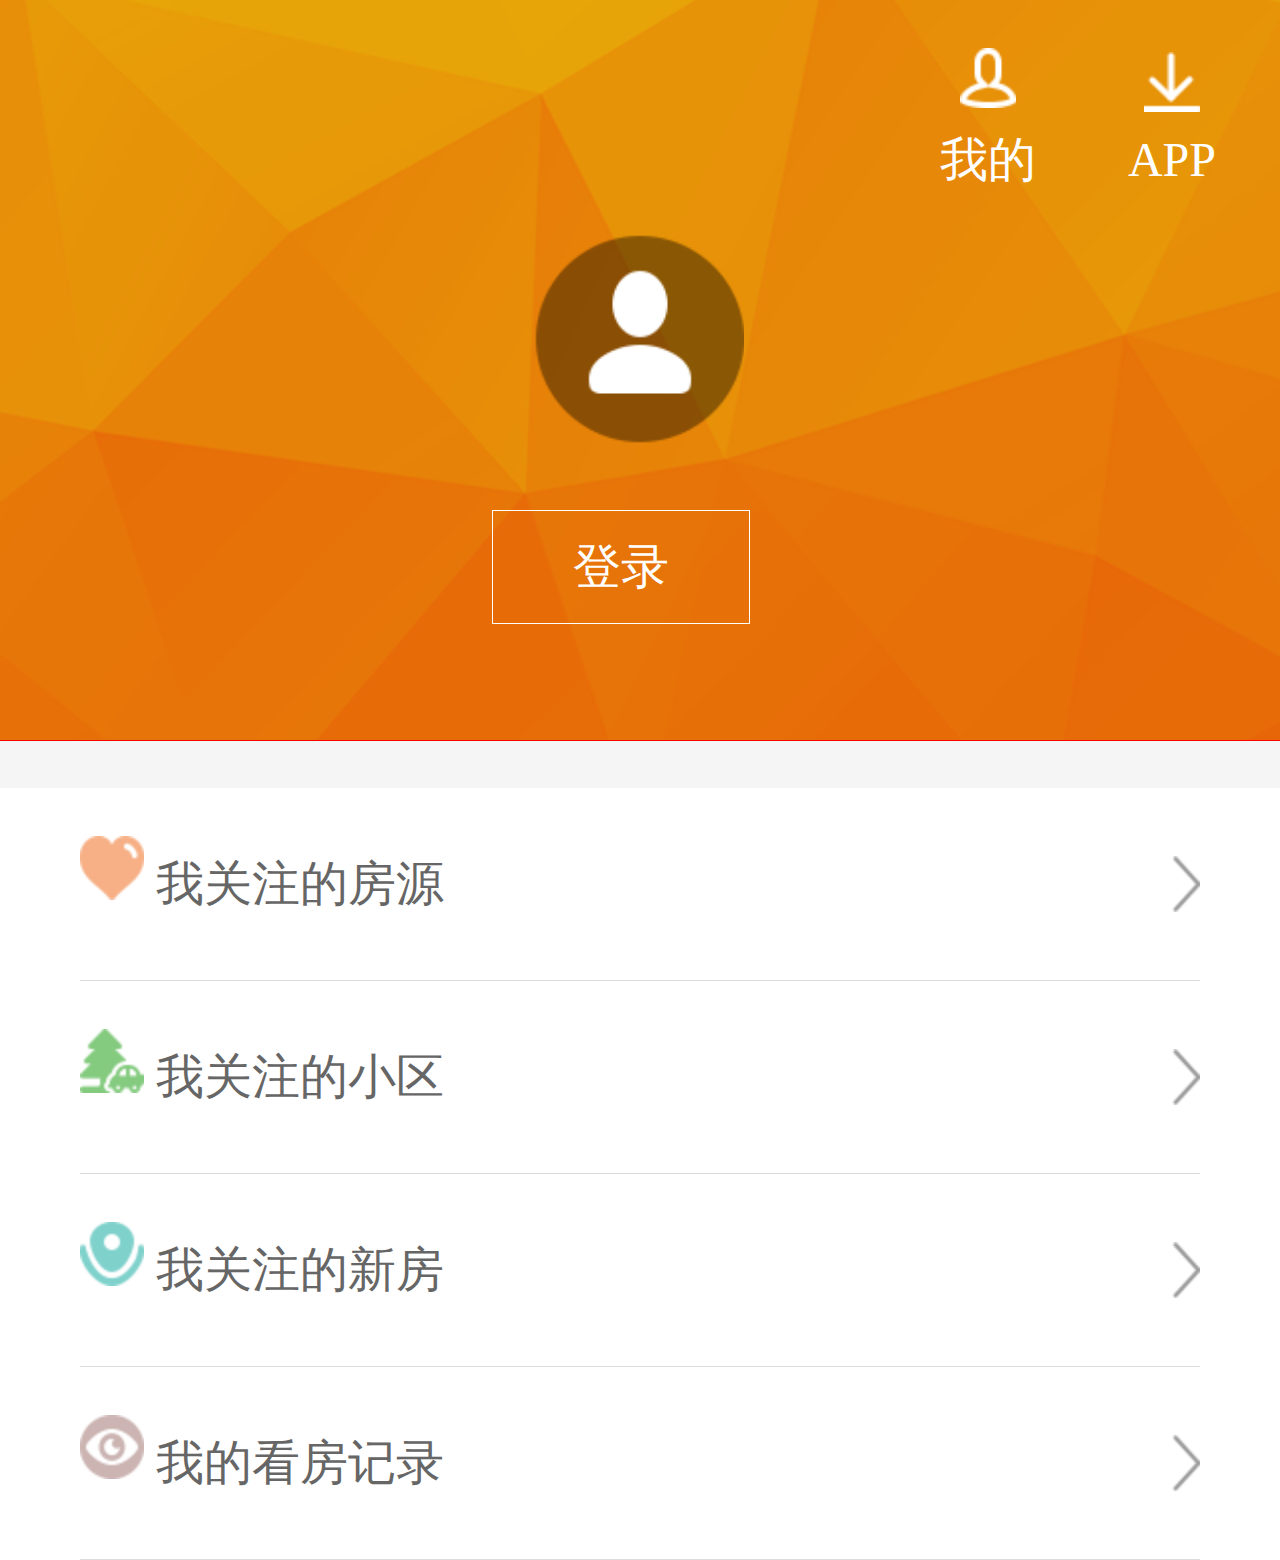
<file: myyemian.html>
<!DOCTYPE html>
<html lang="en">

<head>
    <meta charset="UTF-8">
    <meta http-equiv="X-UA-Compatible" content="IE=edge">
    <meta name="viewport" content="width=device-width, initial-scale=1.0">
    <title>我的页面</title>
    <link rel="stylesheet" href="./css/tongyong.css">
    <link rel="stylesheet" href="./css/my.css">
</head>

<body>
    <!--头部-->
    <section class="head">
        <img class="bg" src="image/my/bg1.png" alt="" />
        <div class="downList">
            <a href="#">我的</a>
            <a href="#">APP</a>
        </div>
        <img class="logo" src="image/my/urse2.png" alt="" />
        <a class="login" href="#">登录</a>
    </section>

    <section class="userList">
        <ul>
            <li>
                <img src="image/my/icon1.png" alt="" />
                <a href="#">我关注的房源</a>
            </li>
            <li>
                <img src="image/my/icon2.png" alt="" />
                <a href="#">我关注的小区</a>
            </li>
            <li>
                <img src="image/my/icon3.png" alt="" />
                <a href="#">我关注的新房</a>
            </li>
            <li>
                <img src="image/my/icon4.png" alt="" />
                <a href="#">我的看房记录</a>
            </li>
        </ul>
    </section>
</body>

</html>
<script src="./js/rem.js"></script>
</file>
<file: css/tongyong.css>
*{
    margin: 0;
    padding: 0;
}
li{
    list-style: none;
}
input{
    outline: none;
}
a{
    text-decoration: none;
    color: #666666;
}
html{
    font-size: 100px;
}
body{
    background: #f5f5f5;
    font-size: 0.12rem;
}
header {
    height: 0.42rem;
    background: #ff8a00;
    display: flex;
    justify-content: space-around;
    align-items: center;
}

header h1 {
    font-size: 0;
}

header h1 img {
    width: 1rem;
    height: 0.34rem;
}

header .icon {
    font-size: 0;
}
header .icon img {
    width: 0.23rem;
    height: 0.29rem;
    margin-left: 0.2rem;
}
/* 版权底部 6个页面有 */
.tyfoot{
    background: #2f3130;
    color: #939494;
    padding: 0 0.15rem;
}
.tyfoot h2{
    font-size: 0.14rem;
    height: 0.4rem;
    line-height: 0.4rem;
    border-bottom: 1px solid #3e403f;
}
.tyfoot .content{
    padding: 0.15rem 0;
}
.tyfoot ul{
    display: flex;
}
.tyfoot li{
    flex: 1;
    text-align: center;
    display: flex;
    justify-items: center;
}
.tyfoot li img{
    width: 0.18rem;
    height: 0.21rem;
    margin-right: 0.16rem;
    margin-left: 0.1rem;
}
.tyfoot .text{
    margin-top: 0.16rem;
}
.tyfoot p{
    font-size: 0.12rem;
}
.tyfoot .text p{
    line-height: 0.18rem;
    text-align: center;

}
</file>
<file: css/my.css>
body{
    background: #f5f5f5;
}
.head{
    outline: 1px solid red;
    position: relative;
}
.head .bg{
    width: 100%;
    vertical-align: top;
}
.downList{
    position: absolute;
    top: 0.12rem;
    right: 0.16rem;

}
.downList a{
    color: #ffffff;
    margin-left: 0.2rem;
    height: 0.32rem;
    display: inline-block;
    padding-top: 0.2rem;
    box-sizing: border-box;
    text-align: center;
}
.downList a:first-of-type{
    background: url("../image/my/urse.png") center 0 no-repeat;
    background-size: 0.14rem 0.15rem;
}
.downList a:last-of-type{
    background: url("../image/my/down.png") center 0 no-repeat;
    background-size: 0.14rem 0.15rem;
}
.head .logo{
    width: 0.53rem;
    height: 0.53rem;
    position: absolute;
    left: 1.33rem;
    top: 0.58rem;
}
.head .login{
    position: absolute;
    left: 1.23rem;
    bottom: 0.29rem;
    color: #ffffff;
    border: 1px solid #ffffff;
    padding: 0.06rem 0.2rem;
}
.userList{
    margin-top: 0.12rem;
     background: #ffffff;
    padding: 0 0.2rem;
}
.userList li{
    height: 0.48rem;
    line-height: 0.48rem;
    border-bottom: 1px solid #dcdcdc;
    background: url("../image/my/right.png") right center no-repeat;
    background-size:0.07rem 0.14rem ;

}
.userList img{
    width: 0.16rem;
    height: 0.16rem;
}

.rentalAddr{
    height: 0.36rem;
    line-height: 0.36rem;
    background: #ffffff;
    border-bottom: 1px solid #c5c5c5;
    padding-left: 0.15rem;
}




/*我的登录页面*/
.ueserLogin{
    width: 100%;
    height: 1.4rem;
    background: url("../image/my/bg2.png") 0 0 no-repeat;
    background-size: contain;
}
.ueserLogin .ueser{
    width: 0.54rem;
    height: 0.54rem;
    margin-left: 1.33rem;
    margin-top: 0.18rem;
}
.ueserLogin p{
    text-align: center;
    margin-top: 0.28rem;
    color: #ffffff;
}
.myLoginList{
    background: #ffffff;
    border-bottom: 1px solid #dcdcdc;

}
.myLoginList li a{
    display: block;
    height: 0.43rem;
    line-height: 0.43rem;
    border-bottom: 1px solid #dcdcdc;
    background: url("../image/my/right.png") right center no-repeat;
    background-size: 0.07rem 0.14rem;
    margin-right: 0.24rem;
    margin-left: 0.14rem;
}
.myLoginList li:last-of-type a{
    border-bottom: none;
}
.loginBtn{
    display: inline-block;
    width: 2.99rem;
    height: 0.38rem;
    background: #ffffff;
    color: #ff8a00;
    border: 1px solid #dcdcdc;
    text-align: center;
    line-height: 0.38rem;
    margin: 0.3rem 0.1rem;
}

.secondContent{
    padding: 0 0.2rem;
    font-size: 0.12rem;
}
.secondContent li{
    padding: 0.2rem 0;
    border-bottom: 1px solid #ff8a00;
    display: flex;
    justify-content: space-between;
    align-items: center;
}
.secondContent li:last-of-type{
    border-bottom: none;
}
.secondContent .left img{
    width: 0.81rem;
    height: 0.81rem;
}
.secondContent .right{
    width: 1.87rem;
    overflow: hidden;
    white-space: nowrap;
    text-overflow: clip;
}
.secondContent .right h2{
    font-size: 0.14rem;
}
.secondContent .right p{
    color: #000;
    line-height: 0.21rem;
}
.secondContent .right p:first-of-type{
    margin-top: 0.05rem;
}
.secondContent .right strong{
    color: #ff8a00;
    margin-left: 0.18rem;
}
</file>
